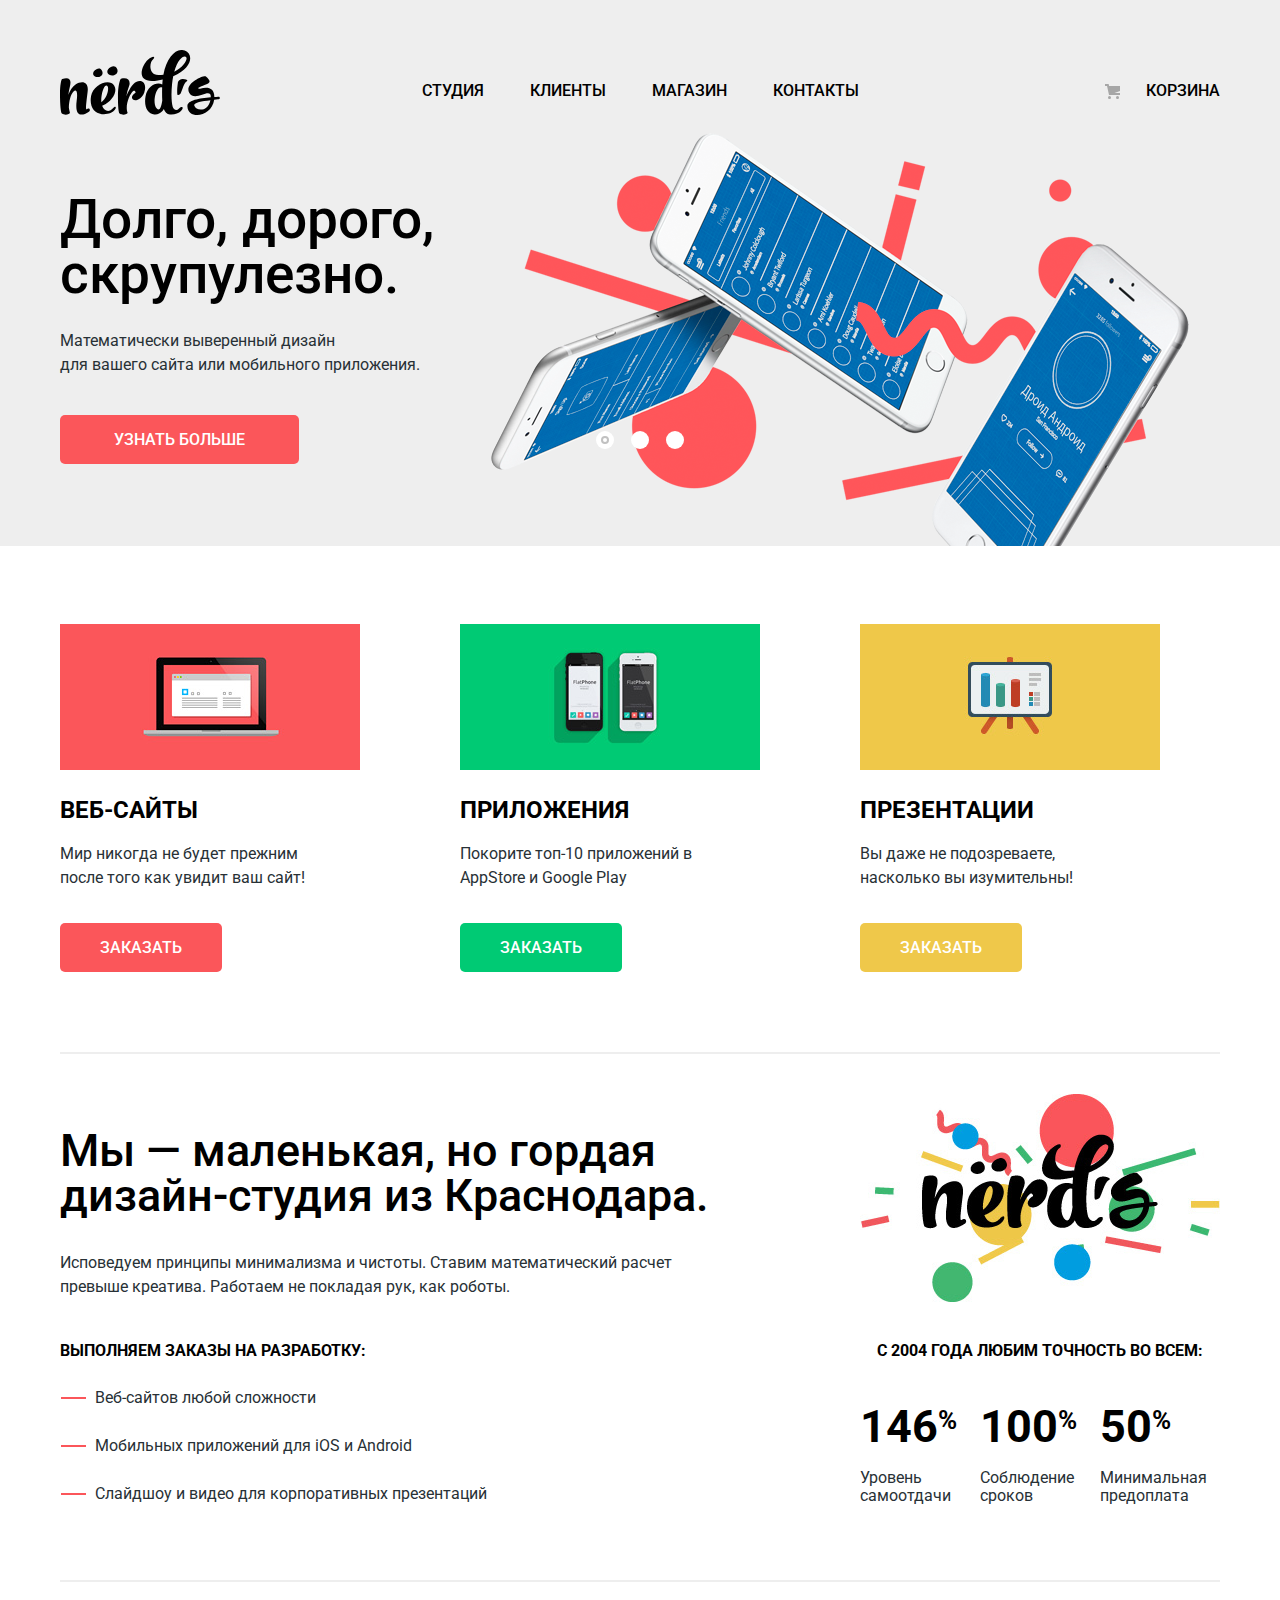
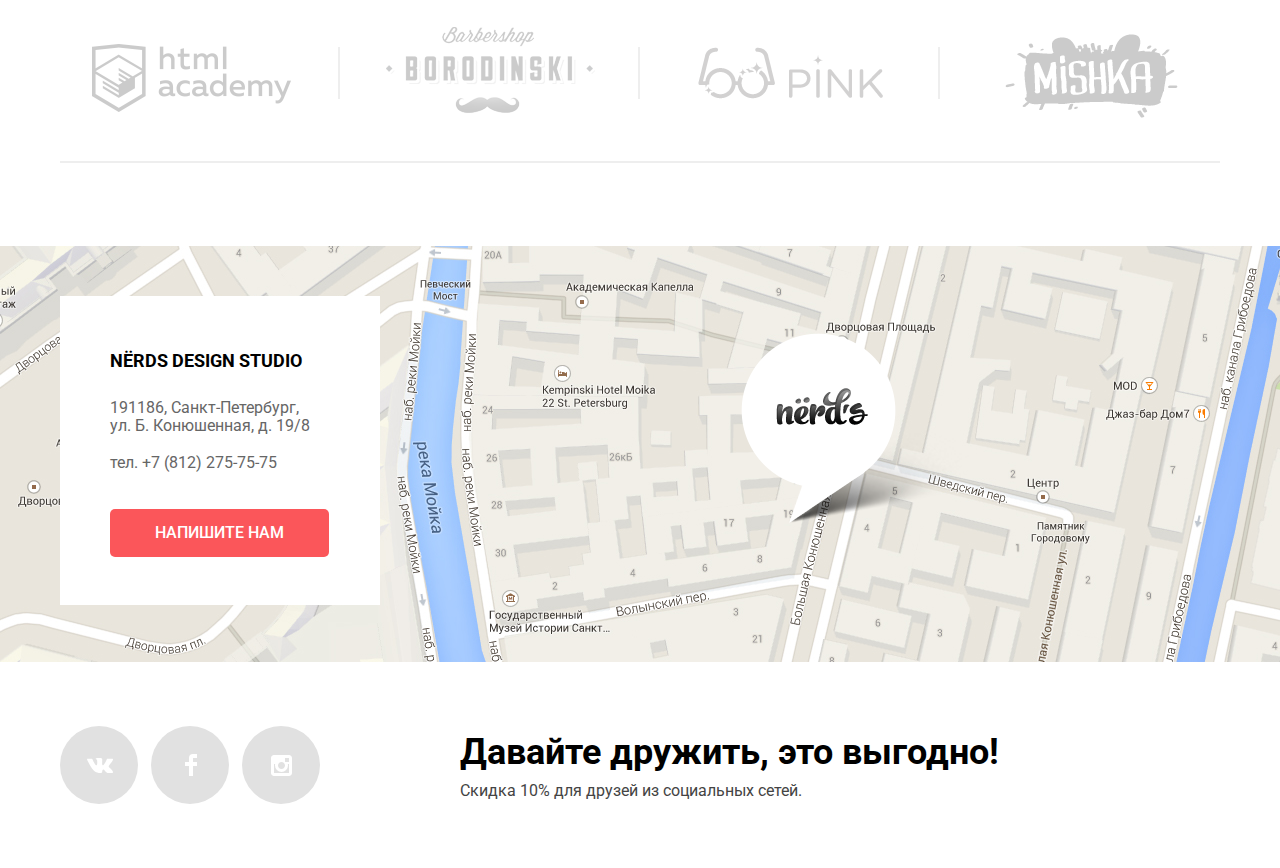
<file: index.html>
<!DOCTYPE html>
<html lang="ru">
	<head>
		<meta charset="utf-8">
		<title>HTML Academy: Нёрдс</title>
		<link href="https://fonts.googleapis.com/css?family=Roboto:400,500,700&display=swap&subset=cyrillic" rel="stylesheet">
		<link href="css/min-normalize.css" rel="stylesheet">
		<link href="css/min-style.css" rel="stylesheet">
	</head>
	<body>
		<header class="page-header">
			<div class="navigation-wrapper container">
				<a class="company-logo-wrapper"><img class="company-logo" src="img/nerds-logo.svg" width="160" height="65" alt="Логотип дизайн-студии Нёрдс"></a>
				<nav class="main-navigation">
					<ul class="website-navigation">
						<li><a href="#">Студия</a></li>
						<li><a href="#">Клиенты</a></li>
						<li><a href="catalog.html">Магазин</a></li>
						<li><a href="#">Контакты</a></li>
					</ul>
				</nav>
				<div class="cart-wrapper">
					<a class="cart-link" href="#">Корзина</a>
				</div>
			</div>
		</header>
		<main>
			<h1 class="visually-hidden">Дизайн-студия Нёрдс</h1>
				
			<div class="slider-wrapper">

				<div class="slider-block container">
					<input class="show-slide-1 visually-hidden" type="radio" name="slider-controls" id="show-slide-1" checked>
					<input class="show-slide-2 visually-hidden" type="radio" name="slider-controls" id="show-slide-2">
					<input class="show-slide-3 visually-hidden" type="radio" name="slider-controls" id="show-slide-3">

					<div class="slide-item slide-item-1">
						<p class="slide-heading">Долго, дорого, скрупулезно.</p>
						<p class="slide-description">Математически выверенный дизайн <span>для вашего сайта или мобильного приложения.</span></p>
						<a class="button" href="#">Узнать больше</a>
					</div>

					<div class="slide-item slide-item-2">
						<p class="slide-heading">Любим математику как никто другой.</p>
						<p class="slide-description">Никакого креатива, только математические формулы для расчета идеальных пропорций.</p>
						<a class="button" href="#">Узнать больше</a>
					</div>

					<div class="slide-item slide-item-3">
						<p class="slide-heading">Только ночь, только хардкор</p>
						<p class="slide-description">Работать днем, как все? Мы против этого. Ближе к полуночи работа только начинается.</p>
						<a class="button" href="#">Узнать больше</a>
					</div>

					<div class="slider-controls">
					  <label class="slider-control slider-control-1" for="show-slide-1">Первый слайд</label>
					  <label class="slider-control slider-control-2" for="show-slide-2">Второй слайд</label>
					  <label class="slider-control slider-control-3" for="show-slide-3">Третий слайд</label>
				  </div>
				</div>

			</div>

			<div class="container">
				<ul class="products-list">
					<li class="products-element products-websites"><h2 class="products-heading">Веб-сайты</h2>
						<p class="products-description">Мир никогда не будет прежним после того как увидит ваш сайт!</p>
						<a class="button" href="#">Заказать</a>
					</li>
					<li class="products-element products-apps"><h2 class="products-heading">Приложения</h2>
						<p class="products-description">Покорите топ-10 приложений в AppStore и Google Play</p>
						<a class="button" href="#">Заказать</a>
					</li>
					<li class="products-element products-presentations"><h2 class="products-heading">Презентации</h2>
						<p class="products-description">Вы даже не подозреваете, насколько вы изумительны!</p>
						<a class="button" href="#">Заказать</a>
					</li>
				</ul>

				<div class="company-wrapper">
					<div class="company-information">
						<p class="company-heading">Мы — маленькая, но гордая дизайн-студия из Краснодара.</p>
						<p class="company-description">Исповедуем принципы минимализма и чистоты. Ставим математический расчет превыше креатива. Работаем не покладая рук, как роботы.</p>
						<p class="company-services">Выполняем заказы на разработку:</p>
						<ul class="company-services-list">
							<li class="company-services-element">Веб-сайтов любой сложности</li>
							<li class="company-services-element">Мобильных приложений для iOS и Android</li>
							<li class="company-services-element">Слайдшоу и видео для корпоративных презентаций</li>
						</ul>
					</div>
					<div class="company-statistics">
						<p class="statistics-description">С 2004 года любим точность во всем:</p>
						<ul class="statistics-list">
							<li class="statistics-item">
								<p class="statistics-number">146<span class="statistics-percentage">%</span></p>
								<p class="statistics-name">Уровень самоотдачи</p>
							</li>
							<li class="statistics-item">
								<p class="statistics-number">100<span class="statistics-percentage">%</span></p>
								<p class="statistics-name">Соблюдение сроков</p>
							</li>
							<li class="statistics-item">
								<p class="statistics-number">50<span class="statistics-percentage">%</span></p>
								<p class="statistics-name">Минимальная предоплата</p>
							</li>
						</ul>
					</div>
				</div>

				<div class="partners-wrapper">
					<div class="partner-item partner-item-html-academy"><a href="https://htmlacademy.ru/intensive/htmlcss"><img src="img/html-academy-logo.png" width="199" height="68" alt="Логотип HTML Академии"></a></div>
					<div class="partner-item partner-item-borodinski"><a href="#"><img src="img/borodinski-logo.png" width="209" height="90" alt="Логотип барбершопа Бородинский"></a></div>
					<div class="partner-item partner-item-pink"><a href="#"><img src="img/pink-logo.png" width="185" height="52" alt="Логотип компании Pink"></a></div>
					<div class="partner-item partner-item-mishka"><a href="#"><img src="img/mishka-logo.png" width="173" height="84" alt="Логотип компании Mishka"></a></div>
				</div>
			</div>
		</main>
		<footer class="page-footer">
			<div class="map-wrapper">
				<iframe src="https://www.google.com/maps/embed?pb=!1m18!1m12!1m3!1d1998.6037872533277!2d30.320858715680114!3d59.93871648187614!2m3!1f0!2f0!3f0!3m2!1i1024!2i768!4f13.1!3m3!1m2!1s0x4696310fca145cc1%3A0x42b32648d8238007!2z0JHQvtC70YzRiNCw0Y8g0JrQvtC90Y7RiNC10L3QvdCw0Y8g0YPQuy4sIDE5LzgsINCh0LDQvdC60YIt0J_QtdGC0LXRgNCx0YPRgNCzLCDQoNC-0YHRgdC40Y8sIDE5MTE4Ng!5e0!3m2!1sru!2spl!4v1584788892508!5m2!1sru!2spl" width="800" height="416" allowfullscreen="" aria-hidden="false" tabindex="0"></iframe>
				<div class="map-container container">
					<div class="contacts-wrapper">
						<p class="contacts-name">Nёrds design studio</p>
						<p class="contacts-address">191186, Санкт-Петербург, ул. Б. Конюшенная, д. 19/8</p>
						<p class="contacts-phone"><a href="tel:+78122757575">тел. +7 (812) 275-75-75</a></p>
						<a class="button modal-button" href="#">Напишите нам</a>
					</div>
				</div>
			</div>
			<div class="footer-wrapper container">
				<div class="social-wrapper">
					<a class="social-button social-button-vk" href="#"><svg xmlns="http://www.w3.org/2000/svg" width="26" height="15" viewBox="0 0 26 15"><path fill="#FFF" d="M16.138 11.51c.956-.309 2.18 2.04 3.483 2.939.978.681 1.727.534 1.727.534l3.473-.05s1.815-.112.957-1.554c-.071-.12-.503-1.069-2.585-3.022-2.177-2.043-1.882-1.712.739-5.244 1.597-2.153 2.236-3.468 2.036-4.028-.192-.539-1.365-.399-1.365-.399L20.69.713c-.381.001-.704.119-.851.515-.003.004-.621 1.666-1.445 3.079-1.741 2.989-2.436 3.148-2.724 2.961-.661-.433-.494-1.737-.494-2.664 0-2.897.432-4.105-.846-4.417-.427-.104-.739-.172-1.828-.182-1.392-.021-2.574 0-3.244.329-.445.223-.786.712-.579.74.26.035.843.16 1.155.586.401.552.389 1.789.389 1.789s.229 3.411-.54 3.834c-.528.29-1.25-.302-2.803-3.016-.793-1.388-1.392-2.922-1.392-2.922s-.116-.285-.326-.441c-.25-.185-.6-.244-.6-.244L.848.684S.29.7.085.946c-.182.218-.015.668-.015.668s2.909 6.881 6.203 10.347c3.02 3.182 6.452 2.971 6.452 2.971h1.555s.469-.054.709-.312c.224-.24.214-.691.214-.691s-.031-2.109.935-2.419z"/></svg>Вконтакте</a>
					<a class="social-button social-button-fb" href="#"><svg xmlns="http://www.w3.org/2000/svg" width="12" height="22" viewBox="0 0 12 22"><path fill="#FFF" d="M12 4V0H8a4 4 0 0 0-4 4v4H0v4h4v10h4V12h4V8H8V4h4z"/></svg>Фейсбук</a>
					<a class="social-button social-button-insta" href="#"><svg xmlns="http://www.w3.org/2000/svg" width="21" height="21" viewBox="0 0 21 21"><path fill="#FFF" d="M18 0H3C1.35 0 0 1.35 0 3v15c0 1.65 1.35 3 3 3h15c1.65 0 3-1.35 3-3V3c0-1.65-1.35-3-3-3zm-7.5 7c1.93 0 3.5 1.57 3.5 3.5S12.43 14 10.5 14 7 12.43 7 10.5 8.57 7 10.5 7zM18 18H3V9h1.181A6.504 6.504 0 0 0 4 10.5a6.5 6.5 0 1 0 13 0 6.45 6.45 0 0 0-.181-1.5H18v9zm0-11h-4V3h4v4z"/></svg>Инстаграм</a>
				</div>

				<div class="discount-wrapper">
					<p class="discount-heading">Давайте дружить, это выгодно!</p>
					<p class="discount-description">Скидка 10% для друзей из социальных сетей.</p>
				</div>
			</div>
		</footer>

		<section class="modal-contact" id="modal-contact">
			<button class="close-modal-contact" type="button"><span class="visually-hidden">Закрыть</span></button>
			<form class="contact-form" action="https://echo.htmlacademy.ru" method="post">
				<h3 class="contact-heading">Напишите нам</h3>
				<div class="contact-field-wrapper">
					<div class="contact-field">
						<label for="user-name">Ваше имя:</label>
						<input class="user-name-field" type="text" name="name" id="user-name" placeholder="Имя Фамилия">
					</div>
					<div class="contact-field">
						<label for="user-email">Ваш e-mail:</label>
						<input class="user-email-field" type="email" name="email" id="user-email" placeholder="email@example.com">
					</div>
				</div>
				<div class="contact-textarea">
					<label for="user-text">Текст письма:</label>
					<textarea class="user-text-field" name="user-text" id="user-text" rows="5" placeholder="В свободной форме"></textarea>
				</div>
				<button class="button" type="submit">Отправить</button>
			</form>
		</section>
		<script src="js/min-script.js"></script>
	</body>
</html>
</file>
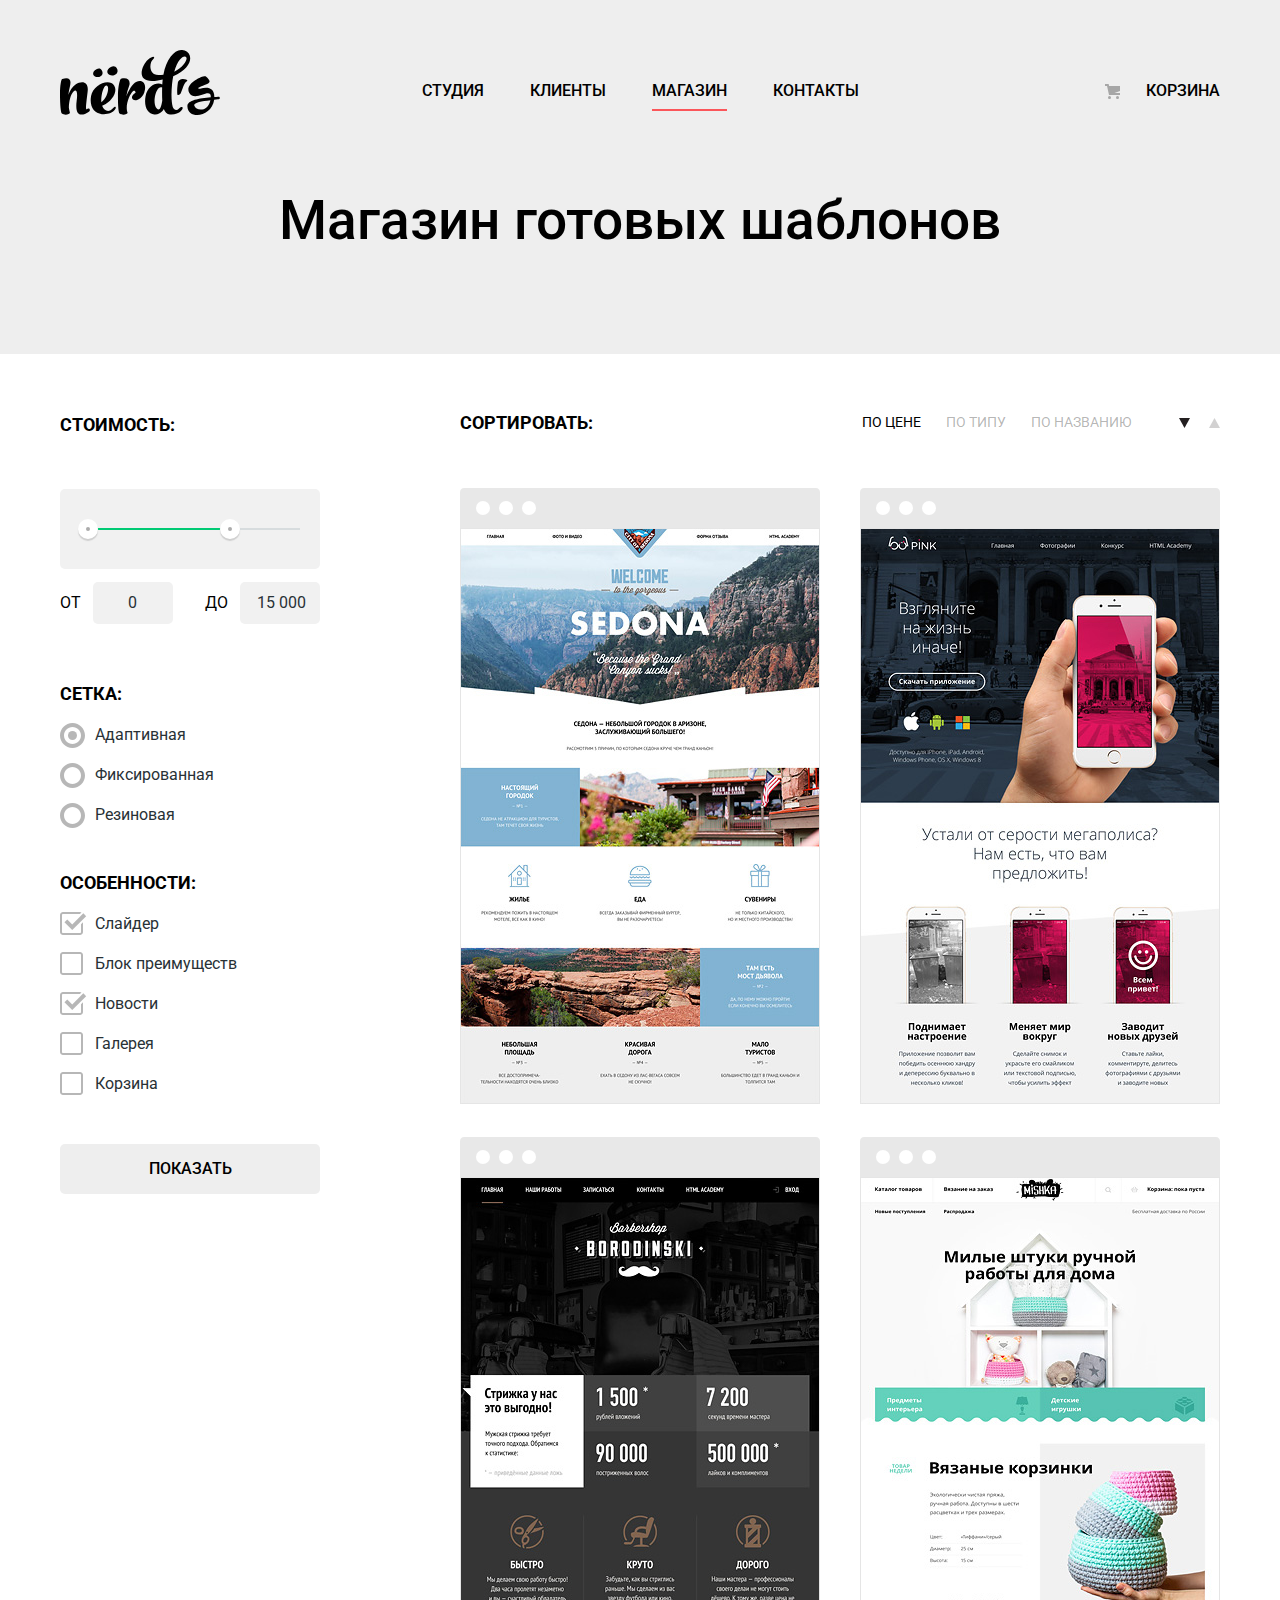
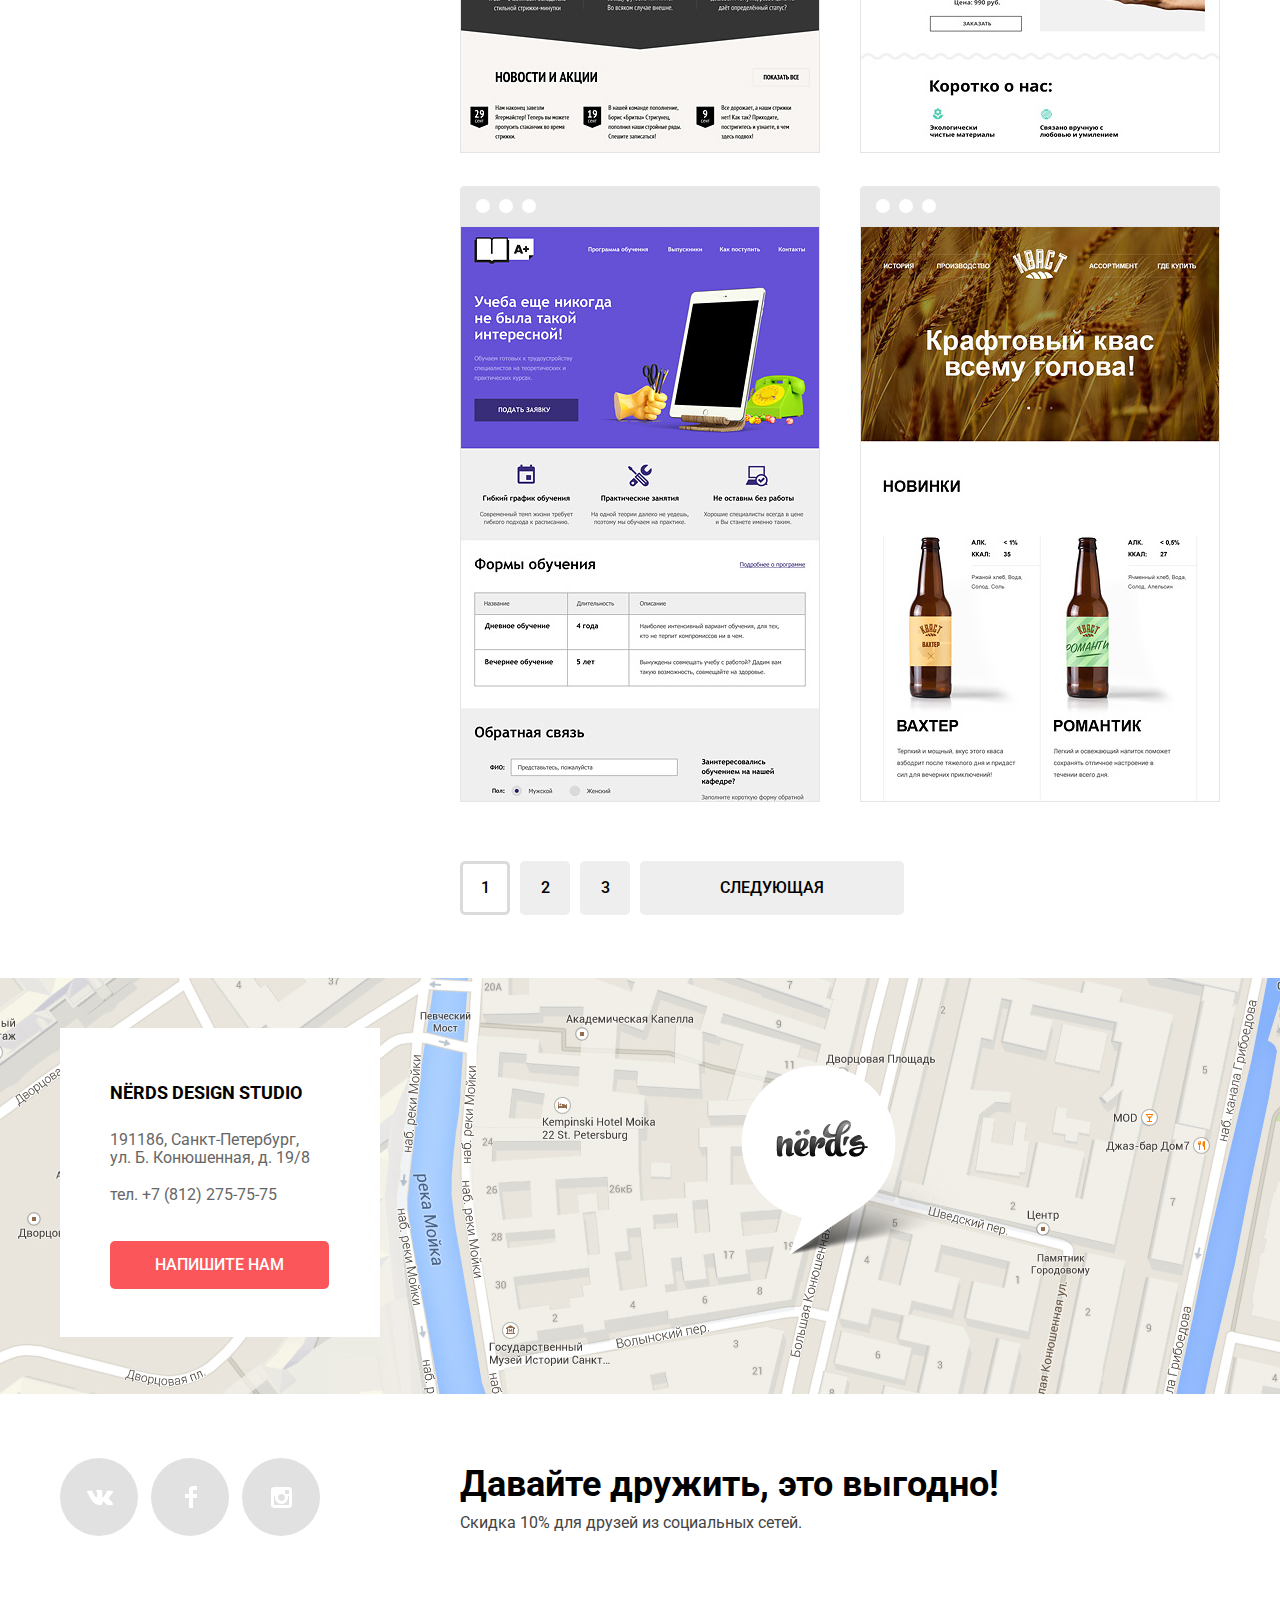
<file: catalog.html>
<!DOCTYPE html>
<html lang="ru">
	<head>
		<meta charset="utf-8">
		<title>HTML Academy: Нёрдс Каталог</title>
		<link href="https://fonts.googleapis.com/css?family=Roboto:400,500,700&display=swap&subset=cyrillic" rel="stylesheet">
		<link href="css/min-normalize.css" rel="stylesheet">
		<link href="css/min-style.css" rel="stylesheet">
	</head>
	<body>
		<header class="page-header">
			<div class="navigation-wrapper container">
				<a class="company-logo-wrapper" href="index.html"><img class="company-logo" src="img/nerds-logo.svg" width="160" height="65" alt="Логотип дизайн-студии Нёрдс"></a>
				<nav class="main-navigation">
					<ul class="website-navigation">
						<li><a href="#">Студия</a></li>
						<li><a href="#">Клиенты</a></li>
						<li class="navigation-current"><a href="#">Магазин</a></li>
						<li><a href="#">Контакты</a></li>
					</ul>
				</nav>
				<div class="cart-wrapper">
					<a href="#">Корзина</a>
				</div>
			</div>
		</header>
		<main>
			<div class="heading-wrapper">
				<h1 class="page-heading container">Магазин готовых шаблонов</h1>
			</div>
			<div class="main-catalog-content container">
				<section class="filters-wrapper">
					<h2 class="visually-hidden">Фильтр шаблонов</h2>
					<form class="filters-form" method="get" action="https://echo.htmlacademy.ru">
						<fieldset class="filter-item range-filter-item">
							<legend class="filter-heading">Стоимость:</legend>
							<div class="range-filter">
								<div class="range-controls">
									<div class="scale">
									  <div class="bar"></div>
									</div>
									<div class="toggle toggle-min"></div>
									<div class="toggle toggle-max"></div>
								</div>
								<div class="price-controls">
									<label class="min-price">от <input name="min-price" type="text" value="0"></label>
									<label class="max-price">до <input name="max-price" type="text" value="15 000"></label>
								</div>
							</div>
						</fieldset>
						<fieldset class="filter-item grid-filter-item">
							<legend class="filter-heading">Сетка:</legend>
							<ul class="filter-list">
								<li class="filter-option">
									<input class="visually-hidden radio" type="radio" name="radio" id="adaptive-radio" checked>
									<label class="filter-radio" for="adaptive-radio">Адаптивная</label>
								</li>
								<li class="filter-option">
									<input class="visually-hidden radio" type="radio" name="radio" id="fixed-radio">
									<label class="filter-radio" for="fixed-radio">Фиксированная</label>
								</li>
								<li class="filter-option">
									<input class="visually-hidden radio" type="radio" name="radio" id="responsive-radio">
									<label class="filter-radio" for="responsive-radio">Резиновая</label>
								</li>
							</ul>
						</fieldset>
						<fieldset class="filter-item extra-filter-item">
							<legend class="filter-heading">Особенности:</legend>
							<ul class="filter-list">
								<li class="filter-option">
									<input class="visually-hidden checkbox" type="checkbox" name="slider" id="slider-checkbox" checked>
									<label class="filter-checkbox" for="slider-checkbox">Слайдер</label>
								</li>
								<li class="filter-option">
									<input class="visually-hidden checkbox" type="checkbox" name="advantages" id="advantages-checkbox">
									<label class="filter-checkbox" for="advantages-checkbox">Блок преимуществ</label>
								</li>
								<li class="filter-option">
									<input class="visually-hidden checkbox" type="checkbox" name="news" id="news-checkbox" checked>
									<label class="filter-checkbox" for="news-checkbox">Новости</label>
								</li>
								<li class="filter-option">
									<input class="visually-hidden checkbox" type="checkbox" name="gallery" id="gallery-checkbox">
									<label class="filter-checkbox" for="gallery-checkbox">Галерея</label>
								</li>
								<li class="filter-option">
									<input class="visually-hidden checkbox" type="checkbox" name="cart" id="cart-checkbox">
									<label class="filter-checkbox" for="cart-checkbox">Корзина</label>
								</li>
							</ul>
						</fieldset>
						<button class="filter-button" type="submit">Показать</button>
					</form>
				</section>

				<div class="templates-wrapper">
					<div class="sorting-wrapper">
						<p class="sorting-heading">Сортировать:</p>
						<ul class="sorting-list">
							<li class="sorting-item sorting-active"><a href="#">По цене</a></li>
							<li class="sorting-item"><a href="#">По типу</a></li>
							<li class="sorting-item"><a href="#">По названию</a></li>
						</ul>
						<ul class="sorting-order">
							<li class="sorting-descending sorting-order-active"><a href="#"><span class="visually-hidden">По убыванию</span></a></li>
							<li class="sorting-ascending"><a href="#"><span class="visually-hidden">По возрастанию</span></a></li>
						</ul>
					</div>
					<ul class="templates-list">
						<li class="templates-item">
							<div class="template-wrapper">
								<img src="img/sedona.jpg" width="360" height="576" alt="Шаблон Sedona">
								<div class="template-hover-wrapper">
									<h2 class="template-heading"><a href="#">Sedona</a></h2>
									<p class="template-description">Информационный сайт<span> для туристов</span></p>
									<a class="button template-button" href="#">9 900 руб.</a>
								</div>
							</div>
						</li>
						<li class="templates-item">
							<div class="template-wrapper">
								<img src="img/pink.jpg" width="360" height="576" alt="Шаблон Pink App">
								<div class="template-hover-wrapper">
									<h2 class="template-heading"><a href="#">Pink App</a></h2>
									<p class="template-description">Продуктовый лендинг приложения для iOS и Android</p>
									<a class="button template-button" href="#">9 900 руб.</a>
								</div>
							</div>
						</li>
						<li class="templates-item">
							<div class="template-wrapper">
								<img src="img/barbershop.jpg" width="360" height="576" alt="Шаблон Barbershop">
								<div class="template-hover-wrapper">
									<h2 class="template-heading"><a href="#">Barbershop</a></h2>
									<p class="template-description">Сайт салона красоты.<span> Для мужчин, да.</span></p>
									<a class="button template-button" href="#">9 900 руб.</a>
								</div>
							</div>
						</li>
						<li class="templates-item">
							<div class="template-wrapper">
								<img src="img/mishka.jpg" width="360" height="576" alt="Шаблон Mishka">
								<div class="template-hover-wrapper">
									<h2 class="template-heading"><a href="#">Mishka</a></h2>
									<p class="template-description">Интернет-магазин<span> вязаных игрушек</span></p>
									<a class="button template-button" href="#">9 900 руб.</a>
								</div>
							</div>
						</li>
						<li class="templates-item">
							<div class="template-wrapper">
								<img src="img/aplus.jpg" width="360" height="576" alt="Шаблон A Plus">
								<div class="template-hover-wrapper">
									<h2 class="template-heading"><a href="#">A Plus</a></h2>
									<p class="template-description">Лендинг курсов повышения квалификации</p>
									<a class="button template-button" href="#">9 900 руб.</a>
								</div>
							</div>
						</li>
						<li class="templates-item">
							<div class="template-wrapper">
								<img src="img/kvast.jpg" width="360" height="576" alt="Шаблон Кваст">
								<div class="template-hover-wrapper">
									<h2 class="template-heading"><a href="#">Кваст</a></h2>
									<p class="template-description">Промо-сайт производителя крафтового кваса</p>
									<a class="button template-button" href="#">9 900 руб.</a>
								</div>
							</div>
						</li>
					</ul>

					<ol class="pagination-list">
						<li class="pagination-item pagination-item-current"><a>1</a></li>
						<li class="pagination-item"><a href="#">2</a></li>
						<li class="pagination-item"><a href="#">3</a></li>
						<li class="pagination-item pagination-next"><a href="#">Следующая</a></li>
					</ol>
				</div>
			</div>
		</main>
		<footer class="page-footer">
			<div class="map-wrapper">
				<iframe src="https://www.google.com/maps/embed?pb=!1m18!1m12!1m3!1d1998.6037872533277!2d30.320858715680114!3d59.93871648187614!2m3!1f0!2f0!3f0!3m2!1i1024!2i768!4f13.1!3m3!1m2!1s0x4696310fca145cc1%3A0x42b32648d8238007!2z0JHQvtC70YzRiNCw0Y8g0JrQvtC90Y7RiNC10L3QvdCw0Y8g0YPQuy4sIDE5LzgsINCh0LDQvdC60YIt0J_QtdGC0LXRgNCx0YPRgNCzLCDQoNC-0YHRgdC40Y8sIDE5MTE4Ng!5e0!3m2!1sru!2spl!4v1584788892508!5m2!1sru!2spl" width="800" height="416" allowfullscreen="" aria-hidden="false" tabindex="0"></iframe>
				<div class="map-container container">
					<div class="contacts-wrapper">
						<p class="contacts-name">Nёrds design studio</p>
						<p class="contacts-address">191186, Санкт-Петербург, ул. Б. Конюшенная, д. 19/8</p>
						<p class="contacts-phone"><a href="tel:+78122757575">тел. +7 (812) 275-75-75</a></p>
						<a class="button modal-button" href="#">Напишите нам</a>
					</div>
				</div>
			</div>
			<div class="footer-wrapper container">
				<div class="social-wrapper">
					<a class="social-button social-button-vk" href="#"><svg xmlns="http://www.w3.org/2000/svg" width="26" height="15" viewBox="0 0 26 15"><path fill="#FFF" d="M16.138 11.51c.956-.309 2.18 2.04 3.483 2.939.978.681 1.727.534 1.727.534l3.473-.05s1.815-.112.957-1.554c-.071-.12-.503-1.069-2.585-3.022-2.177-2.043-1.882-1.712.739-5.244 1.597-2.153 2.236-3.468 2.036-4.028-.192-.539-1.365-.399-1.365-.399L20.69.713c-.381.001-.704.119-.851.515-.003.004-.621 1.666-1.445 3.079-1.741 2.989-2.436 3.148-2.724 2.961-.661-.433-.494-1.737-.494-2.664 0-2.897.432-4.105-.846-4.417-.427-.104-.739-.172-1.828-.182-1.392-.021-2.574 0-3.244.329-.445.223-.786.712-.579.74.26.035.843.16 1.155.586.401.552.389 1.789.389 1.789s.229 3.411-.54 3.834c-.528.29-1.25-.302-2.803-3.016-.793-1.388-1.392-2.922-1.392-2.922s-.116-.285-.326-.441c-.25-.185-.6-.244-.6-.244L.848.684S.29.7.085.946c-.182.218-.015.668-.015.668s2.909 6.881 6.203 10.347c3.02 3.182 6.452 2.971 6.452 2.971h1.555s.469-.054.709-.312c.224-.24.214-.691.214-.691s-.031-2.109.935-2.419z"/></svg>Вконтакте</a>
					<a class="social-button social-button-fb" href="#"><svg xmlns="http://www.w3.org/2000/svg" width="12" height="22" viewBox="0 0 12 22"><path fill="#FFF" d="M12 4V0H8a4 4 0 0 0-4 4v4H0v4h4v10h4V12h4V8H8V4h4z"/></svg>Фейсбук</a>
					<a class="social-button social-button-insta" href="#"><svg xmlns="http://www.w3.org/2000/svg" width="21" height="21" viewBox="0 0 21 21"><path fill="#FFF" d="M18 0H3C1.35 0 0 1.35 0 3v15c0 1.65 1.35 3 3 3h15c1.65 0 3-1.35 3-3V3c0-1.65-1.35-3-3-3zm-7.5 7c1.93 0 3.5 1.57 3.5 3.5S12.43 14 10.5 14 7 12.43 7 10.5 8.57 7 10.5 7zM18 18H3V9h1.181A6.504 6.504 0 0 0 4 10.5a6.5 6.5 0 1 0 13 0 6.45 6.45 0 0 0-.181-1.5H18v9zm0-11h-4V3h4v4z"/></svg>Инстаграм</a>
				</div>

				<div class="discount-wrapper">
					<p class="discount-heading">Давайте дружить, это выгодно!</p>
					<p class="discount-description">Скидка 10% для друзей из социальных сетей.</p>
				</div>
			</div>
		</footer>

		<section class="modal-contact" id="modal-contact">
			<button class="close-modal-contact" type="button"><span class="visually-hidden">Закрыть</span></button>
			<form class="contact-form" action="https://echo.htmlacademy.ru" method="post">
				<h3 class="contact-heading">Напишите нам</h3>
				<div class="contact-field-wrapper">
					<div class="contact-field">
						<label for="user-name">Ваше имя:</label>
						<input class="user-name-field" type="text" name="name" id="user-name" placeholder="Имя Фамилия">
					</div>
					<div class="contact-field">
						<label for="user-email">Ваш e-mail:</label>
						<input class="user-email-field" type="email" name="email" id="user-email" placeholder="email@example.com">
					</div>
				</div>
				<div class="contact-textarea">
					<label for="user-text">Текст письма:</label>
					<textarea class="user-text-field" name="user-text" id="user-text" rows="5" placeholder="В свободной форме"></textarea>
				</div>
				<button class="button" type="submit">Отправить</button>
			</form>
		</section>
		<script src="js/min-script.js"></script>
	</body>
</html>
</file>
<file: css/min-style.css>
body{margin:0;padding:0;font-family:Roboto,Arial,sans-serif;font-size:16px;line-height:24px;font-weight:400;color:#000}.visually-hidden{position:absolute;z-index:-1;width:1px;height:1px;margin:-1px;padding:0;overflow:hidden;border:0;clip:rect(0 0 0 0)}.container{margin:0 auto;width:1160px}.button{padding:15px 54px;box-sizing:border-box;overflow-wrap:break-word;text-transform:uppercase;text-decoration:none;font-size:16px;line-height:18px;font-weight:500;border-radius:5px;border:none;background-color:#fb565a;color:#fff}.button:hover{background-color:#e74246}.button:active{-webkit-box-shadow:inset 0 3px 0 0 rgba(0,1,1,.1);box-shadow:inset 0 3px 0 0 rgba(0,1,1,.1);background-color:#d7373b;color:rgba(255,255,255,.3)}.page-header{background-color:#eee}.navigation-wrapper{display:flex;justify-content:space-between;align-items:center;flex-wrap:wrap;padding-top:57px}.company-logo-wrapper{display:block;height:65px;margin-top:-7px}.company-logo:hover{opacity:.8}.company-logo:active{opacity:.3}.website-navigation{display:flex;flex-wrap:wrap;margin:0;margin-top:9px;padding:0;list-style:none}.website-navigation li{margin-right:46px}.cart-wrapper a,.website-navigation a{padding:9px 0;text-transform:uppercase;text-decoration:none;font-weight:500;font-size:16px;line-height:30px;color:#000}.cart-wrapper a:hover,.website-navigation a:hover{color:#fb565a}.cart-wrapper a:active,.website-navigation a:active{color:rgba(0,0,0,.3)}.navigation-current a{border-bottom:2px solid #fb565a}.cart-wrapper{margin-top:9px}.cart-wrapper a{position:relative;padding-left:40px}.cart-wrapper a::before{content:"";position:absolute;bottom:10px;left:-1px;width:15px;height:15px;background-image:url(../img/cart-icon.svg);background-repeat:no-repeat;background-position:0 0}.slider-wrapper{background-color:#eee;overflow:hidden}.slider-block{position:relative}.slide-item{display:none;position:relative;padding-top:22px;padding-bottom:94px}.slide-heading{width:520px;word-wrap:break-word;margin-bottom:27px;font-weight:500;font-size:55px;line-height:55px}.slide-description{width:365px;margin-bottom:51px;color:#283136}.slide-description span{display:block}.slide-item-1::before{display:none;content:"";position:absolute;bottom:0;right:31px;width:698px;height:413px;background-image:url(../img/slide-1.png);background-repeat:no-repeat;background-position:bottom right}.slide-item-2::before{content:"";position:absolute;bottom:0;right:0;width:663px;height:440px;background-image:url(../img/slide-2.png);background-repeat:no-repeat;background-position:bottom right}.slide-item-3::before{content:"";position:absolute;bottom:0;right:0;width:759px;height:411px;background-image:url(../img/slide-3.png);background-repeat:no-repeat;background-position:bottom right}.show-slide-1:checked~.slide-item-1,.show-slide-1:checked~.slide-item-1::before,.show-slide-1:checked~.slider-controls .slider-control-1::before,.show-slide-2:checked~.slide-item-2,.show-slide-2:checked~.slide-item-2::before,.show-slide-2:checked~.slider-controls .slider-control-2::before,.show-slide-3:checked~.slide-item-3,.show-slide-3:checked~.slide-item-3::before,.show-slide-3:checked~.slider-controls .slider-control-3::before{display:block}.show-slide-1:focused~.slider-control,.show-slide-2:focused~.slider-control,.show-slide-3:focused~.slider-control{outline:#eee}.slider-controls{position:absolute;bottom:91px;left:536px}.slider-control{position:relative;display:inline-block;width:18px;height:18px;margin-right:13px;vertical-align:top;font-size:0;background-color:#fff;border-radius:50%;cursor:pointer}.slider-control-1::before,.slider-control-2::before,.slider-control-3::before{content:"";display:none;position:absolute;top:5px;right:5px;width:4px;height:4px;border-radius:50%;border:2px solid #c1c1c1}.products-list{display:flex;margin:0;padding:0;list-style:none;padding-top:78px;border-bottom:2px solid #eee}.products-element{width:300px;margin-right:100px;padding-bottom:92px}.products-element::before{content:"";display:block;width:300px;height:146px;background-image:url(../img/product-1.png);background-repeat:no-repeat;background-position:bottom right}.products-websites::before{background-image:url(../img/product-1.png);background-color:#fb565a}.products-apps::before{background-image:url(../img/product-2.png);background-color:#00ca74}.products-presentations::before{background-image:url(../img/product-3.png);background-color:#efc84a}.products-heading{margin:0;margin-top:25px;text-transform:uppercase;font-weight:700;font-size:24px;line-height:30px}.products-description{width:245px;margin-top:17px;margin-bottom:46px;color:#283136}.products-list .button{padding:15px 40px}.products-apps .button{background-color:#00ca74}.products-apps .button:hover{background-color:#00bc6c}.products-apps .button:active{background-color:#00aa62}.products-presentations .button{background-color:#efc84a}.products-presentations .button:hover{background-color:#eab534}.products-presentations .button:active{background-color:#e5a722}.company-wrapper{display:flex;justify-content:space-between;flex-wrap:wrap;padding-bottom:50px;border-bottom:2px solid #eee}.company-information{width:660px}.company-heading{margin-top:74px;margin-bottom:33px;font-weight:500;font-size:45px;line-height:45px}.company-services,.statistics-description{text-transform:uppercase;font-weight:700}.company-description,.company-services-list,.statistics-name{color:#283136}.company-services-list{margin:0;padding:0;list-style:none}.company-services{margin-top:40px;margin-bottom:23px}.company-services-element{position:relative;margin-bottom:24px;padding-left:35px}.company-services-element::before{content:"";position:absolute;top:11px;left:1px;width:25px;height:2px;background-color:#fb565a}.company-statistics{width:360px;margin-top:40px}.company-statistics::before{content:"";display:block;width:360px;height:208px;background-image:url(../img/nerds-company.jpg);background-repeat:no-repeat;background-position:bottom right}.statistics-description{width:360px;margin:0;margin-top:37px;margin-bottom:37px;text-align:center}.statistics-list{display:flex;flex-wrap:wrap;margin:0;padding:0;list-style:none}.statistics-item{width:100px;margin-right:20px}.statistics-number{margin:0;font-weight:700;font-size:45px;line-height:40px}.statistics-percentage{font-size:26px;vertical-align:text-top}.statistics-name{margin-top:22px;line-height:18px}.partners-wrapper{display:flex;flex-wrap:wrap;margin-bottom:80px;padding-bottom:36px;border-bottom:2px solid #eee}.partner-item{padding-top:45px;box-sizing:border-box;text-align:center}.partner-item-html-academy,.partner-item-mishka{width:280px}.partner-item-borodinski,.partner-item-pink{width:300px}.partner-item-html-academy{position:relative;text-align:left;padding-left:32px;padding-top:62px}.partner-item-pink{position:relative;padding-top:65px}.partner-item-borodinski{position:relative}.partner-item-mishka{text-align:right;padding-right:42px;padding-top:52px}.partner-item-borodinski::before,.partner-item-html-academy::before,.partner-item-pink::before{content:"";position:absolute;top:65px;right:0;width:2px;height:52px;background-color:#eee}.partner-item a{display:inline-block;vertical-align:top}.partner-item img{opacity:.2}.partner-item img:hover{opacity:1}.partner-item img:active{opacity:.1}.heading-wrapper{background-color:#eee;text-align:center}.page-heading{margin:0 auto;padding-top:78px;padding-bottom:106px;font-weight:500;font-size:55px;line-height:55px}.main-catalog-content{display:flex;justify-content:space-between;margin-top:56px}.filters-wrapper{width:260px}.filter-heading,.sorting-heading{text-transform:uppercase;font-weight:700;font-size:18px;line-height:30px}.range-filter{margin-top:49px;margin-bottom:30px}.range-controls{position:relative;height:41px;margin-bottom:13px;padding-top:39px;padding-right:20px;padding-left:20px;background-color:#f1f1f1;border-radius:5px}.range-controls .scale{height:2px;background:#d7dcde}.range-controls .bar{width:70%;height:2px;background:#00ca74}.range-controls .toggle{position:absolute;top:30px;left:0;width:4px;height:4px;padding:0;border:8px solid #fff;background-color:#ababab;box-shadow:0 2px 1px 0 #cfcfcf;border-radius:50%;cursor:pointer}.range-controls .toggle-min{left:18px}.range-controls .toggle-max{left:160px}.price-controls{font-size:0}.price-controls label{display:inline-block;width:50%;font-size:16px;line-height:22px;text-transform:uppercase;vertical-align:top}.max-price{text-align:right}.price-controls input{width:80px;padding:10px 2px;margin-left:8px;box-sizing:border-box;font-family:Roboto,Arial,sans-serif;font-size:16px;line-height:22px;text-align:center;color:#283136;border:none;border-radius:5px;background:#f1f1f1}.min-price input{padding-left:0}.max-price input{padding-right:0;text-align:center}.filter-item{margin:0;margin-bottom:25px;padding:0;list-style:none;border:none}.filter-list{margin:0;margin-top:14px;padding:0;list-style:none}.filter-option{position:relative;margin-bottom:16px;padding-left:35px}.filter-option label{line-height:20px;color:#283136}.filter-checkbox::before{content:"";position:absolute;top:0;left:0;width:23px;height:23px;background-image:url(../img/checkbox-off.svg);background-repeat:no-repeat;background-position:top left;opacity:.4}.checkbox:checked~.filter-checkbox::before{width:27px;height:27px;background-image:url(../img/checkbox-on.svg)}.checkbox:hover~.filter-checkbox::before{opacity:1}.checkbox:focus~.filter-checkbox::before{outline:3px solid #99999b}.checkbox:disabled~.filter-checkbox{color:rgba(40,49,54,.3)}.checkbox:disabled~.filter-checkbox::before{opacity:.3}.filter-radio::before{content:"";position:absolute;top:0;left:0;width:25px;height:25px;background-image:url(../img/radio-off.svg);background-repeat:no-repeat;background-position:top left;opacity:.4}.radio:checked~.filter-radio::before{background-image:url(../img/radio-on.svg)}.radio:hover~.filter-radio::before{opacity:1}.radio:focus~.filter-radio::before{outline:3px solid #99999b}.radio:disabled~.filter-radio{color:rgba(40,49,54,.3)}.radio:disabled~.filter-radio::before{opacity:.3}.filter-button{width:100%;margin-top:7px;padding:16px 0;box-sizing:border-box;text-transform:uppercase;line-height:18px;font-weight:500;border:none;border-radius:5px;background-color:#eee;color:#000}.filter-button:hover,.pagination-item a:hover{background-color:#dfdfdf}.filter-button:active,.pagination-item a:active{-webkit-box-shadow:inset 0 3px 0 0 rgba(0,1,1,.1);box-shadow:inset 0 3px 0 0 rgba(0,1,1,.1);background-color:#d5d5d5;color:rgba(0,0,0,.3)}.sorting-wrapper{position:relative;display:flex;justify-content:space-between;margin-bottom:32px}.sorting-heading{margin-top:-2px}.sorting-list{display:flex;flex-wrap:wrap;justify-content:flex-end;width:500px;margin:0;padding:0;list-style:none}.sorting-item{margin-right:25px}.sorting-item a{text-decoration:none;text-transform:uppercase;font-size:14px;line-height:18px;color:rgba(0,0,0,.3);cursor:pointer}.sorting-item a:hover{color:rgba(0,0,0,.6)}.sorting-active a,.sorting-item:active a{color:#000}.sorting-order{margin:0;padding:0;list-style:none;cursor:pointer}.sorting-ascending,.sorting-descending{position:absolute;width:11px;height:10px;background-repeat:no-repeat;background-position:top left;opacity:.2}.sorting-descending{top:8px;right:30px;background-image:url(../img/icon-down-dir.svg)}.sorting-ascending{top:8px;right:0;background-image:url(../img/icon-up-dir.svg)}.sorting-ascending:hover,.sorting-descending:hover{opacity:.4}.sorting-ascending:active,.sorting-descending:active,.sorting-order-active{opacity:1}.templates-list{display:flex;justify-content:space-between;flex-wrap:wrap;margin:0;margin-bottom:26px;padding:0;list-style:none;width:760px}.templates-item{position:relative;height:607px;margin-bottom:42px}.templates-item::before{content:"";display:block;width:360px;height:40px;background-image:url(../img/browser.svg);background-repeat:no-repeat;background-position:top left;opacity:.12}.templates-item:hover{-webkit-box-shadow:0 6px 15px 0 rgba(0,0,0,.25);box-shadow:0 6px 15px 0 rgba(0,0,0,.25)}.templates-item:hover::before{opacity:1}.templates-item:hover .template-hover-wrapper{display:block}.template-hover-wrapper{display:none;position:absolute;bottom:-10px;width:360px;box-sizing:border-box;text-align:center;overflow-wrap:break-word;background-color:#eee}.template-heading{width:240px;margin:0 auto;margin-top:27px;margin-bottom:15px;box-sizing:border-box;text-align:center}.template-heading a{text-decoration:none;text-transform:uppercase;font-size:18px;line-height:30px;font-weight:700;color:#000}.template-description{width:230px;margin-top:0;margin:0 auto;line-height:18px;color:#666}.template-description span{display:block}.template-heading a:hover{color:#fb565a}.template-heading a:active{color:#b2b2b2}.template-button{display:inline-block;width:200px;margin:0 auto;margin-bottom:44px;margin-top:30px;padding:16px 0;box-sizing:border-box;vertical-align:bottom}.template-button:active{color:#fff}.pagination-list{display:flex;margin:0;padding:0;list-style:none}.pagination-item{margin-right:10px}.pagination-item a{display:block;width:50px;min-height:50px;padding:18px 0;box-sizing:border-box;word-break:break-all;text-decoration:none;text-align:center;line-height:18px;font-weight:500;border-radius:5px;background-color:#eee;color:#000}.pagination-next a{width:264px;text-transform:uppercase;text-align:center}.pagination-item-current a{-webkit-box-shadow:inset 0 0 0 3px #dbdbdb;box-shadow:inset 0 0 0 3px #dbdbdb;background-color:#fff}.page-footer{position:relative;margin-top:60px;padding-bottom:50px}.map-wrapper{background-image:url(../img/map.jpg);background-repeat:no-repeat;background-position:50% 50%}.map-wrapper iframe{position:absolute;top:0;left:0;width:100%;border:none}.map-container{position:relative;padding-top:422px}.map-container::before{content:"";position:absolute;top:90px;right:248px;width:231px;height:190px;background-image:url(../img/map-marker.png);background-repeat:no-repeat;background-position:bottom right}.contacts-wrapper{position:absolute;top:53px;left:0;width:320px;padding:32px;padding-left:50px;padding-bottom:48px;box-sizing:border-box;background-color:#fff;z-index:2}.contacts-name{margin-bottom:23px;text-transform:uppercase;font-weight:700;font-size:18px;line-height:30px}.contacts-address,.contacts-phone a{width:210px;line-height:18px;text-decoration:none;color:#666}.contacts-wrapper .button{display:inline-block;margin-top:18px;padding:15px 45px;vertical-align:top}.footer-wrapper{display:flex}.social-wrapper{width:400px;margin-top:61px}.social-button{position:relative;display:inline-block;width:78px;height:78px;margin-right:9px;font-size:0;vertical-align:top;border-radius:50%;background-color:#e1e1e1}.social-button svg{position:absolute}.social-button-vk svg{top:32px;left:27px}.social-button-fb svg{top:28px;left:34px}.social-button-insta svg{top:29px;left:29px}.social-button:hover{background-color:#e74246}.social-button:active{-webkit-box-shadow:inset 0 3px 0 0 rgba(0,1,1,.1);box-shadow:inset 0 3px 0 0 rgba(0,1,1,.1);background-color:#d7373b}.social-button:active path{fill:rgba(255,255,255,.3)}.discount-wrapper{margin-top:33px}.discount-heading{margin-bottom:0;font-weight:700;font-size:36px;line-height:36px}.discount-description{margin-top:10px;line-height:22px;color:#444}.modal-contact{position:fixed;top:10px;left:0;right:0;display:none;width:960px;min-height:590px;margin:auto;padding:20px 100px;box-sizing:border-box;-webkit-box-shadow:0 20px 40px 0 rgba(0,1,1,.75);box-shadow:0 20px 40px 0 rgba(0,1,1,.75);background-color:#fff;z-index:3}@keyframes bounce{0%{transform:translateY(-2000px)}70%{transform:translateY(30px)}90%{transform:translateY(-10px)}100%{transform:translateY(0)}}@keyframes shake{0%,100%{transform:translateX(0)}10%,30%,50%,70%,90%{transform:translateX(-10px)}20%,40%,60%,80%{transform:translateX(10px)}}.modal-show{display:block;animation:bounce .6s}.modal-error{animation:shake .6s}.close-modal-contact{position:absolute;top:78px;right:88px;width:21px;height:21px;border:none;background-image:url(../img/close-cross.svg);background-repeat:no-repeat;background-position:bottom right;opacity:.3}.close-modal-contact:hover{opacity:1}.close-modal-contact:active{opacity:.1}.contact-heading{margin-bottom:42px;font-weight:500;font-size:45px;line-height:45px}.contact-field-wrapper{display:flex;justify-content:space-between;margin-bottom:34px}.contact-field input{width:360px;padding:13px 13px;box-sizing:border-box;font-family:Roboto,Arial,sans-serif}.contact-textarea textarea{width:100%;margin-bottom:41px;padding:11px 13px;box-sizing:border-box;font-family:Roboto,Arial,sans-serif}.user-email-field,.user-name-field,.user-text-field{border:2px solid #d7dcde;border-radius:5px}.contact-field label,.contact-textarea label{display:block;margin-bottom:10px;line-height:18px;font-weight:700}.user-email-field::placeholder,.user-name-field::placeholder,.user-text-field::placeholder{line-height:18px;color:rgba(68,68,68,.5)}.user-email-field:hover,.user-name-field:hover,.user-text-field:hover{border-color:#b4b9bb}.user-email-field:focus,.user-name-field:focus,.user-text-field:focus{outline:0;border-color:#000;color:#444}.user-email-field:invalid,.user-name-field:invalid,.user-text-field:invalid{border-color:#e74246;color:#e74246}.contact-form .button{padding:16px 85px}
</file>
